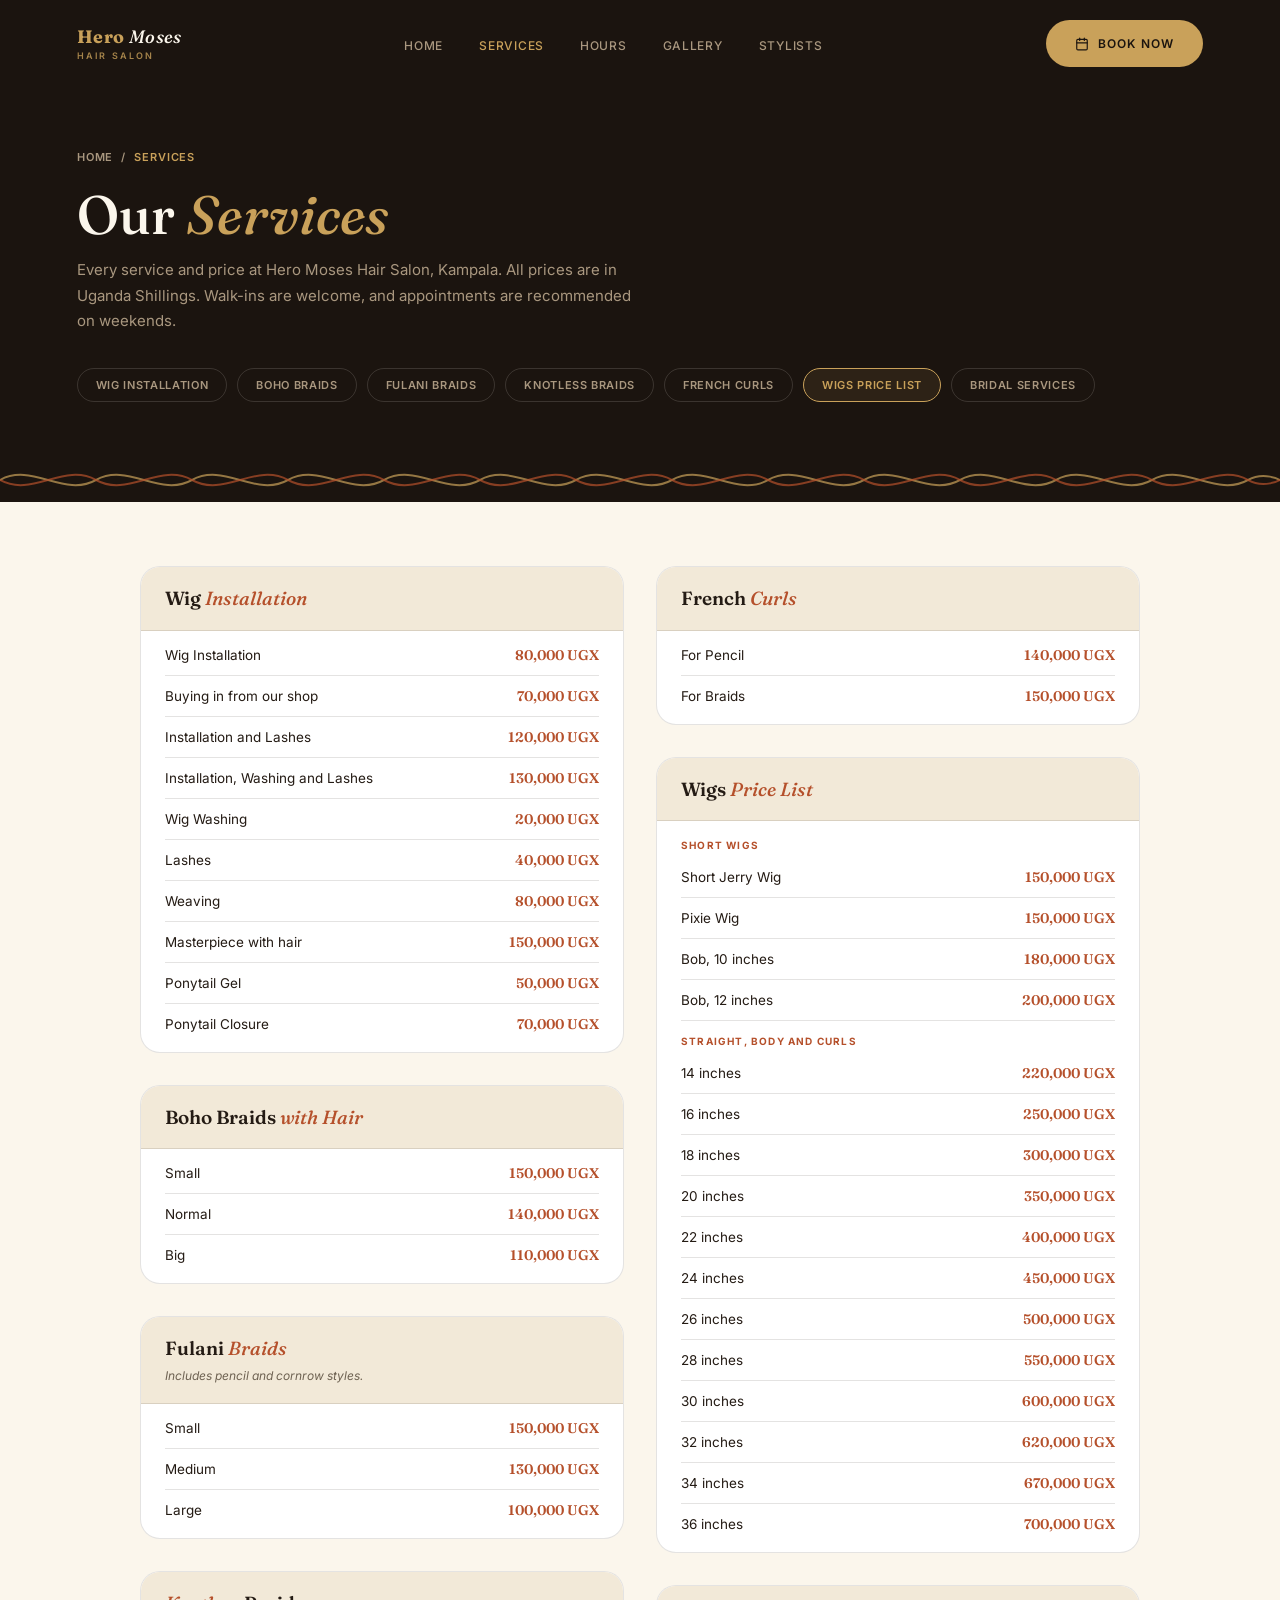
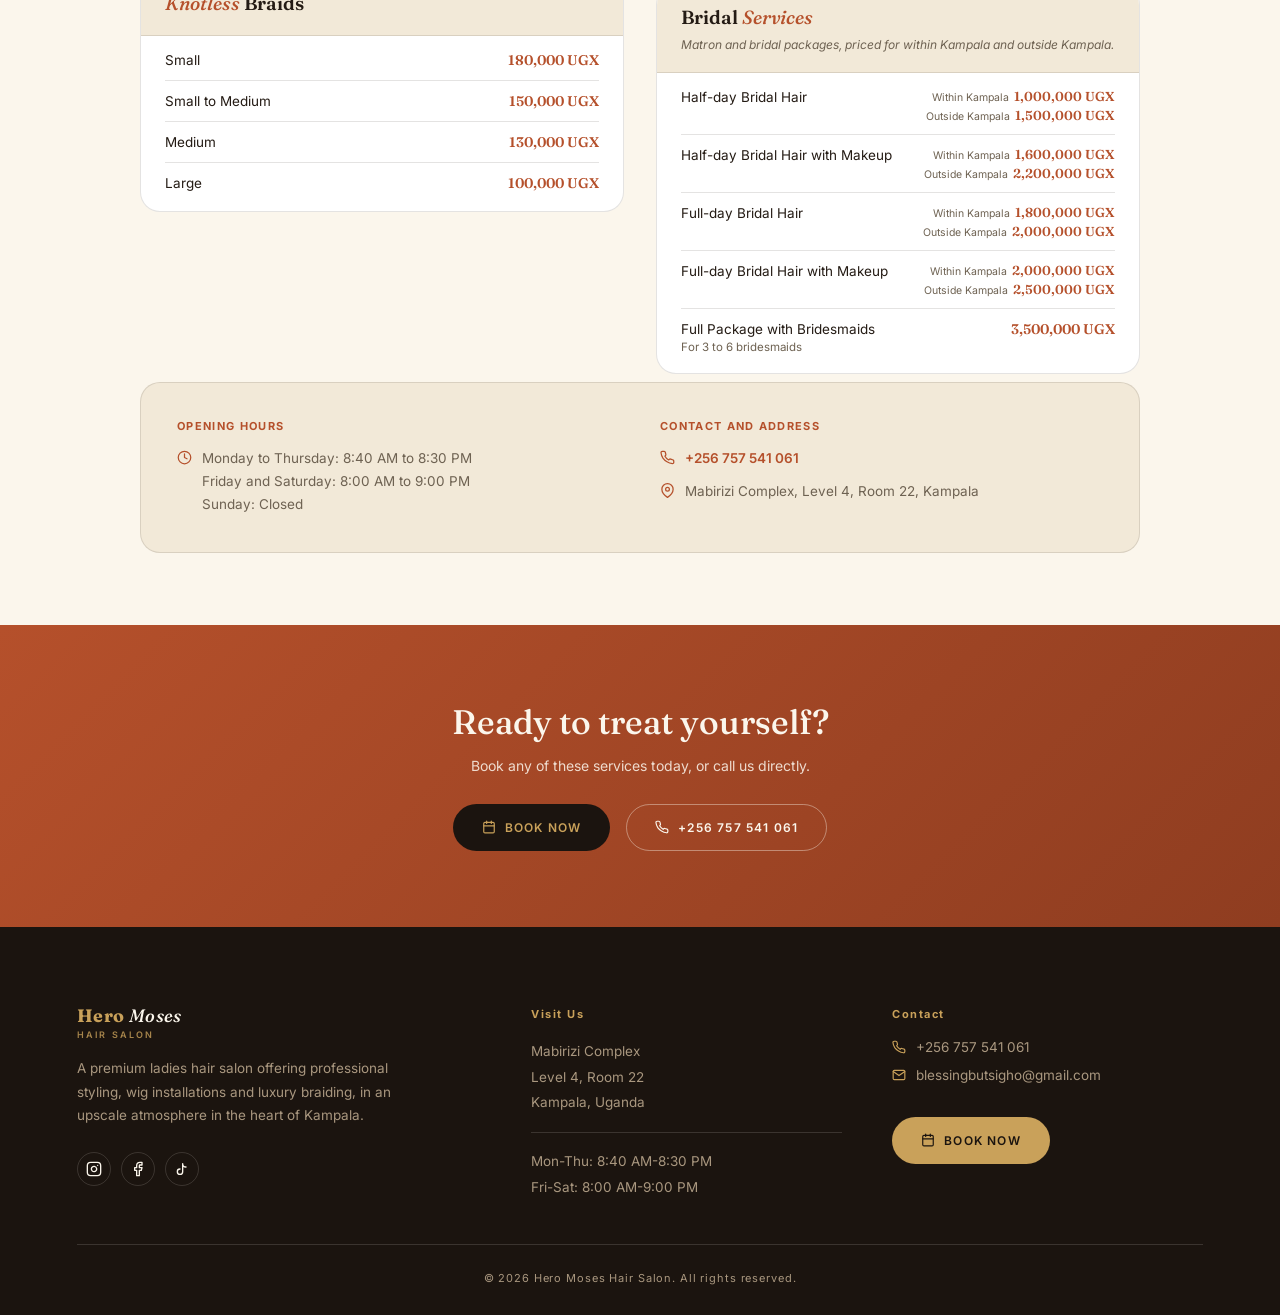
<file: services.html>
<!DOCTYPE html>
<html lang="en">
<head>
<meta charset="UTF-8" />
<meta name="viewport" content="width=device-width, initial-scale=1.0" />
<meta name="description" content="Full service menu and price list at Hero Moses Hair Salon, Kampala. Wigs, braids, weaves, lashes and bridal styling. Call +256 757 541 061." />
<title>Our Services | Hero Moses Hair Salon</title>

<link rel="preconnect" href="https://fonts.googleapis.com" />
<link rel="preconnect" href="https://fonts.gstatic.com" crossorigin />
<link href="https://fonts.googleapis.com/css2?family=Fraunces:ital,opsz,wght@0,9..144,400;0,9..144,500;0,9..144,600;1,9..144,500&family=Inter:wght@400;500;600;700&display=swap" rel="stylesheet" />

<style>
/* ============================================================
   TOKENS
   ============================================================ */
:root{
  --espresso:      #1B140F;
  --espresso-2:    #241C15;
  --espresso-3:    #2E241B;
  --ivory:         #FBF6EC;
  --ivory-2:       #F2E9D8;
  --gold:          #C9A15A;
  --gold-light:    #E4C685;
  --sienna:        #B5502B;
  --text-onlight:  #241B14;
  --text-muted-l:  #6E6252;
  --text-onDark:   #FBF6EC;
  --text-muted-d:  #A9977F;
  --line-onDark:   rgba(251,246,236,0.14);
  --line-onLight:  rgba(36,27,20,0.12);
  --font-display:  'Fraunces', serif;
  --font-body:     'Inter', sans-serif;
  --r-sm: 4px; --r-md: 10px; --r-lg: 20px;
  --ease: cubic-bezier(.4,0,.2,1);
}
*,*::before,*::after{ box-sizing:border-box; }
html{ scroll-behavior:smooth; }
body{
  margin:0; background:var(--ivory); color:var(--text-onlight);
  font-family:var(--font-body); -webkit-font-smoothing:antialiased;
  overflow-x:hidden;
}
a{ color:inherit; }
button{ font-family:inherit; cursor:pointer; }
:focus-visible{ outline:2px solid var(--gold); outline-offset:3px; }

/* buttons */
.btn{
  display:inline-flex; align-items:center; gap:9px; padding:15px 28px;
  border-radius:100px; font-size:12px; font-weight:600; letter-spacing:.1em;
  text-transform:uppercase; border:1px solid transparent; text-decoration:none;
  transition:transform .25s var(--ease), background .25s var(--ease), color .25s var(--ease), border-color .25s var(--ease);
  white-space:nowrap;
}
.btn:hover{ transform:translateY(-2px); }
.btn--gold{ background:var(--gold); color:var(--espresso); }
.btn--gold:hover{ background:var(--gold-light); }
.btn--line-dark{ border-color:var(--line-onDark); color:var(--text-onDark); }
.btn--line-dark:hover{ border-color:var(--gold); color:var(--gold); }
.btn--line-light{ border-color:var(--line-onLight); color:var(--text-onlight); }
.btn--line-light:hover{ border-color:var(--sienna); color:var(--sienna); }
.btn__icon{ flex-shrink:0; }

/* ============================================================
   BRAID DIVIDER — signature element
   ============================================================ */
.braid{ width:100%; height:44px; display:block; overflow:hidden; }
.braid--onDark{ background:var(--espresso); }
.braid svg{ width:100%; height:100%; display:block; }

/* ============================================================
   NAVBAR
   ============================================================ */
.navbar{
  position:fixed; top:0; left:0; right:0; z-index:100;
  display:flex; align-items:center; justify-content:space-between;
  padding:20px 6vw; transition:background .35s var(--ease), padding .35s var(--ease), box-shadow .35s var(--ease);
}
.navbar.is-scrolled{ background:var(--espresso); padding:12px 6vw; box-shadow:0 8px 24px rgba(0,0,0,.25); }
.navbar__brand{ display:flex; align-items:center; gap:12px; text-decoration:none; }
.navbar__links{ display:flex; gap:36px; list-style:none; margin:0; padding:0; }
.navbar__link{ text-decoration:none; font-size:12px; font-weight:500; letter-spacing:.06em; text-transform:uppercase; color:var(--text-muted-d); transition:color .25s var(--ease); }
.navbar__link.active, .navbar__link:hover{ color:var(--gold); }
.navbar__right{ display:flex; align-items:center; gap:18px; }
.navbar__hamburger{ display:none; flex-direction:column; gap:5px; background:none; border:none; padding:6px; }
.navbar__hamburger-bar{ width:22px; height:2px; background:var(--text-onDark); border-radius:2px; transition:transform .3s var(--ease), opacity .3s var(--ease); }
.navbar__mobile-panel{
  position:fixed; inset:0; background:var(--espresso); z-index:99; display:flex; flex-direction:column;
  align-items:center; justify-content:center; gap:30px; opacity:0; pointer-events:none; transition:opacity .3s var(--ease);
}
.navbar__mobile-panel.is-open{ opacity:1; pointer-events:auto; }
.navbar__mobile-panel a{ font-family:var(--font-display); font-size:26px; color:var(--text-onDark); text-decoration:none; }

/* ============================================================
   BRAND WORDMARK
   ============================================================ */
.brand{ display:flex; flex-direction:column; line-height:1; }
.brand__name{ font-family:var(--font-display); font-size:18px; letter-spacing:.01em; white-space:nowrap; }
.brand__name .is-hero{ font-weight:700; letter-spacing:.02em; }
.brand__name .is-moses{ font-style:italic; font-weight:500; margin-left:5px; }
.brand__sub{ display:block; font-size:9px; font-weight:600; letter-spacing:.24em; text-transform:uppercase; margin-top:5px; }
.brand--sm .brand__name{ font-size:14px; }
.brand--sm .brand__sub{ font-size:7.5px; margin-top:3px; }
.brand--dark .brand__name{ color:var(--text-onDark); }
.brand--dark .is-hero{ color:var(--gold); }
.brand--dark .brand__sub{ color:var(--gold); opacity:.8; }
.brand--light .brand__name{ color:var(--text-onlight); }
.brand--light .is-hero{ color:var(--sienna); }
.brand--light .brand__sub{ color:var(--text-muted-l); }

/* ============================================================
   PAGE HERO — breadcrumb + title + quick jump
   ============================================================ */
.page-hero{ background:var(--espresso); color:var(--text-onDark); padding:150px 6vw 52px; }
.page-hero__breadcrumb{ display:flex; align-items:center; gap:8px; font-size:11px; font-weight:600; letter-spacing:.08em; text-transform:uppercase; color:var(--text-muted-d); margin-bottom:22px; }
.page-hero__breadcrumb a{ text-decoration:none; color:var(--text-muted-d); transition:color .2s var(--ease); }
.page-hero__breadcrumb a:hover{ color:var(--gold); }
.page-hero__breadcrumb-current{ color:var(--gold); }
.page-hero__title{ font-family:var(--font-display); font-weight:500; font-size:clamp(32px,5vw,54px); margin:0 0 14px; line-height:1.06; }
.page-hero__title em{ font-style:italic; color:var(--gold); }
.page-hero__sub{ font-size:15px; line-height:1.7; color:var(--text-muted-d); max-width:560px; margin:0 0 34px; }

.quicknav{ display:flex; gap:10px; overflow-x:auto; padding-bottom:4px; scrollbar-width:none; -webkit-overflow-scrolling:touch; }
.quicknav::-webkit-scrollbar{ display:none; }
.quicknav a{
  flex-shrink:0; padding:9px 18px; border:1px solid var(--line-onDark); border-radius:100px;
  font-size:11px; font-weight:600; letter-spacing:.06em; text-transform:uppercase; color:var(--text-muted-d);
  text-decoration:none; transition:border-color .25s var(--ease), color .25s var(--ease), background .25s var(--ease);
}
.quicknav a:hover, .quicknav a.is-active{ border-color:var(--gold); color:var(--gold); background:rgba(201,161,90,.1); }

/* ============================================================
   PRICE LIST
   ============================================================ */
.price-section{ padding:64px 6vw 0; }
.price-section__note{ max-width:1000px; margin:0 auto 40px; font-size:13.5px; color:var(--text-muted-l); text-align:center; }
.cats-columns{ column-count:2; column-gap:32px; max-width:1000px; margin:0 auto; }

.cat-card{ break-inside:avoid; margin-bottom:32px; border:1px solid var(--line-onLight); border-radius:var(--r-lg); overflow:hidden; background:#fff; scroll-margin-top:100px; }
.cat-card__head{ padding:20px 24px; border-bottom:1px solid var(--line-onLight); background:var(--ivory-2); }
.cat-card__title{ font-family:var(--font-display); font-size:19px; font-weight:600; margin:0; line-height:1.2; }
.cat-card__title em{ font-style:italic; color:var(--sienna); font-weight:500; }
.cat-card__note{ font-size:12px; color:var(--text-muted-l); font-style:italic; margin:8px 0 0; }
.cat-card__body{ padding:4px 24px 8px; }

.cat-sub{ font-size:10px; font-weight:700; letter-spacing:.12em; text-transform:uppercase; color:var(--sienna); padding:14px 0 6px; display:block; }

.price-row{ display:flex; justify-content:space-between; align-items:flex-start; gap:16px; padding:11px 0; border-bottom:1px solid var(--line-onLight); }
.price-row:last-child{ border-bottom:none; }
.price-row__name{ font-size:13.5px; color:var(--text-onlight); flex:1; min-width:0; padding-top:1px; }
.price-row__name small{ display:block; font-size:11.5px; color:var(--text-muted-l); margin-top:3px; font-weight:400; }
.price-row__price{ font-family:var(--font-display); font-size:14px; font-weight:600; color:var(--sienna); white-space:nowrap; flex-shrink:0; }
.price-row__dual{ display:flex; flex-direction:column; gap:3px; align-items:flex-end; flex-shrink:0; }
.price-row__dual span{ font-size:10.5px; color:var(--text-muted-l); white-space:nowrap; }
.price-row__dual strong{ font-family:var(--font-display); font-size:13px; color:var(--sienna); font-weight:600; margin-left:5px; }

/* ============================================================
   CALLOUT — hours + contact
   ============================================================ */
.callout{
  max-width:1000px; margin:8px auto 0; display:grid; grid-template-columns:1fr 1fr; gap:40px;
  padding:36px; border:1px solid var(--line-onLight); border-radius:var(--r-lg); background:var(--ivory-2);
}
.callout__title{ font-size:11px; font-weight:700; letter-spacing:.12em; text-transform:uppercase; color:var(--sienna); margin:0 0 14px; }
.callout__row{ display:flex; gap:10px; align-items:flex-start; font-size:13.5px; color:var(--text-muted-l); line-height:1.7; margin-bottom:10px; }
.callout__row:last-child{ margin-bottom:0; }
.callout__row svg{ color:var(--sienna); flex-shrink:0; margin-top:3px; }
.callout__row a{ color:var(--sienna); text-decoration:none; font-weight:600; }
.callout__row a:hover{ opacity:.8; }

/* ============================================================
   CTA BANNER
   ============================================================ */
.cta-banner{ background:linear-gradient(135deg, var(--sienna), #8f3d20); color:var(--ivory); padding:76px 6vw; text-align:center; margin-top:72px; }
.cta-banner__heading{ font-family:var(--font-display); font-weight:500; font-size:clamp(24px,3.6vw,34px); margin:0 0 12px; }
.cta-banner__sub{ font-size:14px; color:rgba(251,246,236,.85); margin-bottom:30px; }
.cta-banner__actions{ display:flex; gap:16px; justify-content:center; flex-wrap:wrap; }

/* ============================================================
   FOOTER
   ============================================================ */
.footer{ background:var(--espresso); color:var(--text-onDark); padding:80px 6vw 30px; }
.footer__grid{ display:grid; grid-template-columns:1.3fr 1fr 1fr; gap:50px; padding-bottom:44px; border-bottom:1px solid var(--line-onDark); }
.footer__brand-row{ display:flex; align-items:center; margin-bottom:18px; }
.footer__desc{ font-size:13.5px; line-height:1.75; color:var(--text-muted-d); max-width:340px; margin-bottom:24px; }
.footer__social{ display:flex; gap:10px; }
.footer__social a{ width:34px; height:34px; border-radius:50%; border:1px solid var(--line-onDark); display:flex; align-items:center; justify-content:center; color:var(--text-onDark); text-decoration:none; transition:border-color .25s var(--ease), color .25s var(--ease); }
.footer__social a:hover{ border-color:var(--gold); color:var(--gold); }
.footer__col-title{ font-size:11px; font-weight:700; letter-spacing:.14em; color:var(--gold); margin:0 0 18px; }
.footer__address, .footer__hours-summary{ font-size:13.5px; line-height:1.9; color:var(--text-muted-d); margin:0; }
.footer__divider{ border:none; border-top:1px solid var(--line-onDark); margin:16px 0; }
.footer__contact-row{ display:flex; align-items:center; gap:10px; margin-bottom:12px; font-size:13.5px; }
.footer__contact-row svg{ color:var(--gold); flex-shrink:0; }
.footer__contact-link{ text-decoration:none; color:var(--text-muted-d); transition:color .25s var(--ease); }
.footer__contact-link:hover{ color:var(--gold); }
.footer__bottom{ padding-top:26px; text-align:center; font-size:11px; letter-spacing:.08em; color:var(--text-muted-d); }

/* ============================================================
   BOOKING MODAL
   ============================================================ */
.modal-overlay{
  position:fixed; inset:0; background:rgba(15,10,7,.7); backdrop-filter:blur(3px); z-index:200;
  display:flex; align-items:center; justify-content:center; padding:20px;
  opacity:0; pointer-events:none; transition:opacity .3s var(--ease);
}
.modal-overlay.is-open{ opacity:1; pointer-events:auto; }
.modal{
  background:var(--ivory); border-radius:var(--r-lg); max-width:460px; width:100%;
  max-height:88vh; overflow-y:auto; transform:translateY(16px) scale(.98); transition:transform .3s var(--ease);
}
.modal-overlay.is-open .modal{ transform:translateY(0) scale(1); }
.modal__header{ display:flex; align-items:center; gap:14px; padding:26px 26px 20px; border-bottom:1px solid var(--line-onLight); }
.modal__title-block{ flex:1; min-width:0; }
.modal__title{ font-family:var(--font-display); font-size:19px; font-weight:600; margin:0; }
.modal__subtitle{ font-size:11.5px; color:var(--text-muted-l); margin:2px 0 0; }
.modal__close{ background:none; border:none; font-size:22px; line-height:1; color:var(--text-muted-l); padding:4px; flex-shrink:0; }
.modal__close:hover{ color:var(--sienna); }
.modal__form{ padding:22px 26px 26px; display:flex; flex-direction:column; gap:16px; }
.form-field__label{ display:block; font-size:10px; font-weight:700; letter-spacing:.1em; color:var(--text-muted-l); margin-bottom:7px; }
.form-field__input{ width:100%; padding:12px 14px; border:1px solid var(--line-onLight); border-radius:var(--r-md); background:#fff; font-family:inherit; font-size:14px; color:var(--text-onlight); transition:border-color .2s var(--ease); }
.form-field__input:focus{ border-color:var(--sienna); }
.phone-row{ display:flex; gap:8px; }
.phone-code{ flex:0 0 148px; max-width:148px; text-overflow:ellipsis; }
.phone-number{ flex:1; min-width:0; }
.form-field__select-wrap{ position:relative; }
.form-field__select{ appearance:none; padding-right:38px; }
.form-field__chevron{ position:absolute; right:14px; top:50%; transform:translateY(-50%); color:var(--text-muted-l); pointer-events:none; }
.form-field__error{ display:block; font-size:11px; color:var(--sienna); min-height:14px; margin-top:4px; }
.modal__submit{ background:var(--sienna); color:var(--ivory); border:none; border-radius:100px; padding:15px; font-size:12px; font-weight:700; letter-spacing:.1em; text-transform:uppercase; transition:background .25s var(--ease); }
.modal__submit:hover{ background:#8f3d20; }
.modal__footnote{ text-align:center; font-size:12.5px; color:var(--text-muted-l); margin:0; }
.modal__footnote-link{ color:var(--sienna); text-decoration:none; font-weight:600; }
.modal__success{ display:none; padding:40px 26px; text-align:center; }
.modal__success.is-visible{ display:block; }
.modal__success-icon{ width:56px; height:56px; border-radius:50%; background:rgba(181,80,43,.12); color:var(--sienna); display:flex; align-items:center; justify-content:center; margin:0 auto 20px; }
.modal__success h4{ font-family:var(--font-display); font-size:20px; margin:0 0 10px; }
.modal__success p{ font-size:13.5px; color:var(--text-muted-l); line-height:1.6; margin:0 0 24px; }

/* ============================================================
   FLOATING BOOK BUTTON
   ============================================================ */
.floating-btn{
  position:fixed; bottom:26px; right:26px; z-index:80; background:var(--sienna); color:var(--ivory);
  border:none; border-radius:100px; padding:16px 24px; font-size:11.5px; font-weight:700; letter-spacing:.08em;
  text-transform:uppercase; display:flex; align-items:center; gap:9px; box-shadow:0 10px 30px rgba(0,0,0,.35);
  opacity:0; transform:translateY(16px); pointer-events:none; transition:opacity .3s var(--ease), transform .3s var(--ease), background .25s var(--ease);
}
.floating-btn.is-visible{ opacity:1; transform:translateY(0); pointer-events:auto; }
.floating-btn:hover{ background:#8f3d20; }

/* ============================================================
   RESPONSIVE
   ============================================================ */

/* Tablets / mid screens */
@media (max-width: 980px){
  .footer__grid{ grid-template-columns:1fr 1fr; gap:40px; }
  .footer__col--brand{ grid-column:1 / -1; }
  .navbar__links{ gap:24px; }
}

/* Two-column price list collapses */
@media (max-width: 800px){
  .cats-columns{ column-count:1; max-width:640px; }
}

/* Phones / small tablets */
@media (max-width: 700px){
  .navbar{
    padding:16px 5vw;
  }
  .navbar.is-scrolled{
    padding:10px 5vw;
  }
  .navbar__links{ display:none; }
  .navbar__hamburger{ display:flex; }
  .navbar__right{ gap:12px; }
  .navbar .btn--gold{
    padding:12px 18px;
    font-size:11px;
  }

  .brand__name{ font-size:16px; }
  .brand__sub{ font-size:8px; letter-spacing:.2em; }

  .page-hero{
    padding:120px 5vw 40px;
  }
  .page-hero__sub{
    font-size:14px;
    margin-bottom:28px;
  }
  .quicknav a{
    padding:8px 14px;
    font-size:10.5px;
  }

  .price-section{ padding:48px 5vw 0; }
  .cat-card{ margin-bottom:24px; scroll-margin-top:90px; }
  .cat-card__head{ padding:16px 18px; }
  .cat-card__title{ font-size:17px; }
  .cat-card__body{ padding:4px 18px 6px; }

  .callout{
    grid-template-columns:1fr;
    gap:28px;
    padding:24px 20px;
  }

  .cta-banner{
    padding:56px 5vw;
    margin-top:56px;
  }
  .cta-banner__sub{ margin-bottom:24px; }

  .footer{
    padding:56px 5vw 28px;
  }
  .footer__grid{
    grid-template-columns:1fr;
    gap:36px;
  }

  .floating-btn{
    bottom:18px;
    right:18px;
    padding:14px 18px;
    font-size:11px;
  }

  .modal-overlay{ padding:12px; }
  .modal__header{ padding:20px 18px 16px; gap:10px; }
  .modal__form{ padding:18px; gap:14px; }
  .modal__success{ padding:32px 18px; }
  .modal__title{ font-size:17px; }
}

/* Very small phones */
@media (max-width: 480px){
  .navbar .btn--gold{
    padding:11px 14px;
    gap:6px;
  }

  .page-hero__title{
    font-size:clamp(28px, 8vw, 36px);
  }

  /* Price rows: stack name + price on the tightest screens */
  .price-row{
    flex-direction:column;
    align-items:flex-start;
    gap:6px;
    padding:12px 0;
  }
  .price-row__price{
    font-size:13.5px;
  }
  .price-row__dual{
    align-items:flex-start;
    width:100%;
  }
  .price-row__dual span{
    white-space:normal;
    display:flex;
    flex-wrap:wrap;
    gap:4px 8px;
  }
  .price-row__dual strong{
    margin-left:0;
  }

  /* Phone field stacks cleanly */
  .phone-row{
    flex-direction:column;
  }
  .phone-code{
    flex:1 1 auto;
    max-width:none;
    width:100%;
  }

  .btn{
    padding:13px 22px;
    font-size:11px;
  }

  .floating-btn{
    bottom:16px;
    right:16px;
    left:16px;
    width:auto;
    justify-content:center;
  }
}

/* Prefer reduced motion */
@media (prefers-reduced-motion: reduce){
  *,*::before,*::after{
    animation-duration:0.01ms !important;
    animation-iteration-count:1 !important;
    transition-duration:0.01ms !important;
  }
  html{ scroll-behavior:auto; }
}
</style>
</head>
<body>

<!-- ============================================================
     NAVBAR
     ============================================================ -->
<nav class="navbar" id="navbar">
  <a href="index.html" class="navbar__brand">
    <div class="brand brand--dark">
      <span class="brand__name"><span class="is-hero">Hero</span><span class="is-moses">Moses</span></span>
      <span class="brand__sub">Hair Salon</span>
    </div>
  </a>

  <ul class="navbar__links">
    <li><a href="index.html" class="navbar__link">Home</a></li>
    <li><a href="services.html" class="navbar__link active">Services</a></li>
    <li><a href="index.html#hours" class="navbar__link">Hours</a></li>
    <li><a href="gallery.html" class="navbar__link">Gallery</a></li>
    <li><a href="stylists.html" class="navbar__link">Stylists</a></li>
  </ul>

  <div class="navbar__right">
    <button class="btn btn--gold open-modal">
      <svg class="btn__icon" width="14" height="14" viewBox="0 0 24 24" fill="none" stroke="currentColor" stroke-width="2" stroke-linecap="round" stroke-linejoin="round"><rect x="3" y="4" width="18" height="18" rx="2"/><line x1="16" y1="2" x2="16" y2="6"/><line x1="8" y1="2" x2="8" y2="6"/><line x1="3" y1="10" x2="21" y2="10"/></svg>
      Book Now
    </button>
    <button class="navbar__hamburger" id="hamburger" aria-label="Toggle menu" aria-expanded="false">
      <span class="navbar__hamburger-bar"></span>
      <span class="navbar__hamburger-bar"></span>
      <span class="navbar__hamburger-bar"></span>
    </button>
  </div>
</nav>

<div class="navbar__mobile-panel" id="mobile-panel">
  <a href="index.html">Home</a>
  <a href="services.html">Services</a>
  <a href="index.html#hours">Hours</a>
  <a href="gallery.html">Gallery</a>
  <a href="stylists.html">Stylists</a>
</div>

<!-- ============================================================
     PAGE HERO
     ============================================================ -->
<div class="page-hero">
  <div class="page-hero__breadcrumb">
    <a href="index.html">Home</a>
    <span>/</span>
    <span class="page-hero__breadcrumb-current">Services</span>
  </div>
  <h1 class="page-hero__title">Our <em>Services</em></h1>
  <p class="page-hero__sub">
    Every service and price at Hero Moses Hair Salon, Kampala. All prices are in Uganda Shillings.
    Walk-ins are welcome, and appointments are recommended on weekends.
  </p>
  <nav class="quicknav" aria-label="Jump to a service category">
    <a href="#wig-installation">Wig Installation</a>
    <a href="#boho-braids">Boho Braids</a>
    <a href="#fulani-braids">Fulani Braids</a>
    <a href="#knotless-braids">Knotless Braids</a>
    <a href="#french-curls">French Curls</a>
    <a href="#wigs-shop">Wigs Price List</a>
    <a href="#bridal">Bridal Services</a>
  </nav>
</div>

<div class="braid braid--onDark">
  <svg viewBox="0 0 1600 44" preserveAspectRatio="none">
    <path d="M0,22 C40,4 80,40 120,22 C160,4 200,40 240,22 C280,4 320,40 360,22 C400,4 440,40 480,22 C520,4 560,40 600,22 C640,4 680,40 720,22 C760,4 800,40 840,22 C880,4 920,40 960,22 C1000,4 1040,40 1080,22 C1120,4 1160,40 1200,22 C1240,4 1280,40 1320,22 C1360,4 1400,40 1440,22 C1480,4 1520,40 1560,22 C1580,13 1600,22 1600,22" stroke="#C9A15A" stroke-width="2" fill="none" opacity=".7"/>
    <path d="M0,22 C40,40 80,4 120,22 C160,40 200,4 240,22 C280,40 320,4 360,22 C400,40 440,4 480,22 C520,40 560,4 600,22 C640,40 680,4 720,22 C760,40 800,4 840,22 C880,40 920,4 960,22 C1000,40 1040,4 1080,22 C1120,40 1160,4 1200,22 C1240,40 1280,4 1320,22 C1360,40 1400,4 1440,22 C1480,40 1520,4 1560,22 C1580,31 1600,22 1600,22" stroke="#B5502B" stroke-width="2" fill="none" opacity=".7"/>
  </svg>
</div>

<!-- ============================================================
     PRICE LIST
     ============================================================ -->
<section class="price-section">
  <div class="cats-columns">

    <div class="cat-card" id="wig-installation">
      <div class="cat-card__head"><h2 class="cat-card__title">Wig <em>Installation</em></h2></div>
      <div class="cat-card__body">
        <div class="price-row"><span class="price-row__name">Wig Installation</span><span class="price-row__price">80,000 UGX</span></div>
        <div class="price-row"><span class="price-row__name">Buying in from our shop</span><span class="price-row__price">70,000 UGX</span></div>
        <div class="price-row"><span class="price-row__name">Installation and Lashes</span><span class="price-row__price">120,000 UGX</span></div>
        <div class="price-row"><span class="price-row__name">Installation, Washing and Lashes</span><span class="price-row__price">130,000 UGX</span></div>
        <div class="price-row"><span class="price-row__name">Wig Washing</span><span class="price-row__price">20,000 UGX</span></div>
        <div class="price-row"><span class="price-row__name">Lashes</span><span class="price-row__price">40,000 UGX</span></div>
        <div class="price-row"><span class="price-row__name">Weaving</span><span class="price-row__price">80,000 UGX</span></div>
        <div class="price-row"><span class="price-row__name">Masterpiece with hair</span><span class="price-row__price">150,000 UGX</span></div>
        <div class="price-row"><span class="price-row__name">Ponytail Gel</span><span class="price-row__price">50,000 UGX</span></div>
        <div class="price-row"><span class="price-row__name">Ponytail Closure</span><span class="price-row__price">70,000 UGX</span></div>
      </div>
    </div>

    <div class="cat-card" id="boho-braids">
      <div class="cat-card__head"><h2 class="cat-card__title">Boho Braids <em>with Hair</em></h2></div>
      <div class="cat-card__body">
        <div class="price-row"><span class="price-row__name">Small</span><span class="price-row__price">150,000 UGX</span></div>
        <div class="price-row"><span class="price-row__name">Normal</span><span class="price-row__price">140,000 UGX</span></div>
        <div class="price-row"><span class="price-row__name">Big</span><span class="price-row__price">110,000 UGX</span></div>
      </div>
    </div>

    <div class="cat-card" id="fulani-braids">
      <div class="cat-card__head"><h2 class="cat-card__title">Fulani <em>Braids</em></h2><p class="cat-card__note">Includes pencil and cornrow styles.</p></div>
      <div class="cat-card__body">
        <div class="price-row"><span class="price-row__name">Small</span><span class="price-row__price">150,000 UGX</span></div>
        <div class="price-row"><span class="price-row__name">Medium</span><span class="price-row__price">130,000 UGX</span></div>
        <div class="price-row"><span class="price-row__name">Large</span><span class="price-row__price">100,000 UGX</span></div>
      </div>
    </div>

    <div class="cat-card" id="knotless-braids">
      <div class="cat-card__head"><h2 class="cat-card__title"><em>Knotless</em> Braids</h2></div>
      <div class="cat-card__body">
        <div class="price-row"><span class="price-row__name">Small</span><span class="price-row__price">180,000 UGX</span></div>
        <div class="price-row"><span class="price-row__name">Small to Medium</span><span class="price-row__price">150,000 UGX</span></div>
        <div class="price-row"><span class="price-row__name">Medium</span><span class="price-row__price">130,000 UGX</span></div>
        <div class="price-row"><span class="price-row__name">Large</span><span class="price-row__price">100,000 UGX</span></div>
      </div>
    </div>

    <div class="cat-card" id="french-curls">
      <div class="cat-card__head"><h2 class="cat-card__title">French <em>Curls</em></h2></div>
      <div class="cat-card__body">
        <div class="price-row"><span class="price-row__name">For Pencil</span><span class="price-row__price">140,000 UGX</span></div>
        <div class="price-row"><span class="price-row__name">For Braids</span><span class="price-row__price">150,000 UGX</span></div>
      </div>
    </div>

    <div class="cat-card" id="wigs-shop">
      <div class="cat-card__head"><h2 class="cat-card__title">Wigs <em>Price List</em></h2></div>
      <div class="cat-card__body">
        <span class="cat-sub">Short Wigs</span>
        <div class="price-row"><span class="price-row__name">Short Jerry Wig</span><span class="price-row__price">150,000 UGX</span></div>
        <div class="price-row"><span class="price-row__name">Pixie Wig</span><span class="price-row__price">150,000 UGX</span></div>
        <div class="price-row"><span class="price-row__name">Bob, 10 inches</span><span class="price-row__price">180,000 UGX</span></div>
        <div class="price-row"><span class="price-row__name">Bob, 12 inches</span><span class="price-row__price">200,000 UGX</span></div>

        <span class="cat-sub">Straight, Body and Curls</span>
        <div class="price-row"><span class="price-row__name">14 inches</span><span class="price-row__price">220,000 UGX</span></div>
        <div class="price-row"><span class="price-row__name">16 inches</span><span class="price-row__price">250,000 UGX</span></div>
        <div class="price-row"><span class="price-row__name">18 inches</span><span class="price-row__price">300,000 UGX</span></div>
        <div class="price-row"><span class="price-row__name">20 inches</span><span class="price-row__price">350,000 UGX</span></div>
        <div class="price-row"><span class="price-row__name">22 inches</span><span class="price-row__price">400,000 UGX</span></div>
        <div class="price-row"><span class="price-row__name">24 inches</span><span class="price-row__price">450,000 UGX</span></div>
        <div class="price-row"><span class="price-row__name">26 inches</span><span class="price-row__price">500,000 UGX</span></div>
        <div class="price-row"><span class="price-row__name">28 inches</span><span class="price-row__price">550,000 UGX</span></div>
        <div class="price-row"><span class="price-row__name">30 inches</span><span class="price-row__price">600,000 UGX</span></div>
        <div class="price-row"><span class="price-row__name">32 inches</span><span class="price-row__price">620,000 UGX</span></div>
        <div class="price-row"><span class="price-row__name">34 inches</span><span class="price-row__price">670,000 UGX</span></div>
        <div class="price-row"><span class="price-row__name">36 inches</span><span class="price-row__price">700,000 UGX</span></div>
      </div>
    </div>

    <div class="cat-card" id="bridal">
      <div class="cat-card__head">
        <h2 class="cat-card__title">Bridal <em>Services</em></h2>
        <p class="cat-card__note">Matron and bridal packages, priced for within Kampala and outside Kampala.</p>
      </div>
      <div class="cat-card__body">
        <div class="price-row">
          <span class="price-row__name">Half-day Bridal Hair</span>
          <div class="price-row__dual">
            <span>Within Kampala<strong>1,000,000 UGX</strong></span>
            <span>Outside Kampala<strong>1,500,000 UGX</strong></span>
          </div>
        </div>
        <div class="price-row">
          <span class="price-row__name">Half-day Bridal Hair with Makeup</span>
          <div class="price-row__dual">
            <span>Within Kampala<strong>1,600,000 UGX</strong></span>
            <span>Outside Kampala<strong>2,200,000 UGX</strong></span>
          </div>
        </div>
        <div class="price-row">
          <span class="price-row__name">Full-day Bridal Hair</span>
          <div class="price-row__dual">
            <span>Within Kampala<strong>1,800,000 UGX</strong></span>
            <span>Outside Kampala<strong>2,000,000 UGX</strong></span>
          </div>
        </div>
        <div class="price-row">
          <span class="price-row__name">Full-day Bridal Hair with Makeup</span>
          <div class="price-row__dual">
            <span>Within Kampala<strong>2,000,000 UGX</strong></span>
            <span>Outside Kampala<strong>2,500,000 UGX</strong></span>
          </div>
        </div>
        <div class="price-row">
          <span class="price-row__name">Full Package with Bridesmaids<small>For 3 to 6 bridesmaids</small></span>
          <span class="price-row__price">3,500,000 UGX</span>
        </div>
      </div>
    </div>

  </div>

  <div class="callout">
    <div>
      <p class="callout__title">Opening Hours</p>
      <div class="callout__row">
        <svg width="15" height="15" viewBox="0 0 24 24" fill="none" stroke="currentColor" stroke-width="2" stroke-linecap="round" stroke-linejoin="round"><circle cx="12" cy="12" r="10"/><polyline points="12 6 12 12 16 14"/></svg>
        <div>Monday to Thursday: 8:40 AM to 8:30 PM<br>Friday and Saturday: 8:00 AM to 9:00 PM<br>Sunday: Closed</div>
      </div>
    </div>
    <div>
      <p class="callout__title">Contact and Address</p>
      <div class="callout__row">
        <svg width="15" height="15" viewBox="0 0 24 24" fill="none" stroke="currentColor" stroke-width="2" stroke-linecap="round" stroke-linejoin="round"><path d="M22 16.92v3a2 2 0 0 1-2.18 2 19.79 19.79 0 0 1-8.63-3.07A19.5 19.5 0 0 1 4.69 13a19.79 19.79 0 0 1-3.07-8.67A2 2 0 0 1 3.6 2.18h3a2 2 0 0 1 2 1.72c.127.96.361 1.903.7 2.81a2 2 0 0 1-.45 2.11L7.91 9.91a16 16 0 0 0 6 6l.91-.91a2 2 0 0 1 2.11-.45c.907.339 1.85.573 2.81.7A2 2 0 0 1 21.73 17z"/></svg>
        <a href="tel:+256757541061">+256 757 541 061</a>
      </div>
      <div class="callout__row">
        <svg width="15" height="15" viewBox="0 0 24 24" fill="none" stroke="currentColor" stroke-width="2" stroke-linecap="round" stroke-linejoin="round"><path d="M21 10c0 7-9 13-9 13s-9-6-9-13a9 9 0 0 1 18 0z"/><circle cx="12" cy="10" r="3"/></svg>
        <div>Mabirizi Complex, Level 4, Room 22, Kampala</div>
      </div>
    </div>
  </div>
</section>

<!-- ============================================================
     CTA BANNER
     ============================================================ -->
<section class="cta-banner">
  <h2 class="cta-banner__heading">Ready to treat yourself?</h2>
  <p class="cta-banner__sub">Book any of these services today, or call us directly.</p>
  <div class="cta-banner__actions">
    <button class="btn open-modal" style="background:var(--espresso); color:var(--gold);">
      <svg class="btn__icon" width="14" height="14" viewBox="0 0 24 24" fill="none" stroke="currentColor" stroke-width="2" stroke-linecap="round" stroke-linejoin="round"><rect x="3" y="4" width="18" height="18" rx="2"/><line x1="16" y1="2" x2="16" y2="6"/><line x1="8" y1="2" x2="8" y2="6"/><line x1="3" y1="10" x2="21" y2="10"/></svg>
      Book Now
    </button>
    <a href="tel:+256757541061" class="btn btn--line-dark" style="border-color:rgba(251,246,236,.4);">
      <svg class="btn__icon" width="14" height="14" viewBox="0 0 24 24" fill="none" stroke="currentColor" stroke-width="2" stroke-linecap="round" stroke-linejoin="round"><path d="M22 16.92v3a2 2 0 0 1-2.18 2 19.79 19.79 0 0 1-8.63-3.07A19.5 19.5 0 0 1 4.69 13a19.79 19.79 0 0 1-3.07-8.67A2 2 0 0 1 3.6 2.18h3a2 2 0 0 1 2 1.72c.127.96.361 1.903.7 2.81a2 2 0 0 1-.45 2.11L7.91 9.91a16 16 0 0 0 6 6l.91-.91a2 2 0 0 1 2.11-.45c.907.339 1.85.573 2.81.7A2 2 0 0 1 21.73 17z"/></svg>
      +256 757 541 061
    </a>
  </div>
</section>

<!-- ============================================================
     FOOTER
     ============================================================ -->
<footer class="footer" id="footer">
  <div class="footer__grid">
    <div class="footer__col--brand">
      <div class="footer__brand-row">
        <div class="brand brand--dark">
          <span class="brand__name"><span class="is-hero">Hero</span><span class="is-moses">Moses</span></span>
          <span class="brand__sub">Hair Salon</span>
        </div>
      </div>
      <p class="footer__desc">A premium ladies hair salon offering professional styling, wig installations and luxury braiding, in an upscale atmosphere in the heart of Kampala.</p>
      <div class="footer__social">
        <a href="https://www.instagram.com/heromoseshair" target="_blank" rel="noopener noreferrer" aria-label="Instagram"><svg width="16" height="16" viewBox="0 0 24 24" fill="none" stroke="currentColor" stroke-width="2" stroke-linecap="round" stroke-linejoin="round"><rect x="2" y="2" width="20" height="20" rx="5"/><path d="M16 11.37A4 4 0 1 1 12.63 8 4 4 0 0 1 16 11.37z"/><line x1="17.5" y1="6.5" x2="17.51" y2="6.5"/></svg></a>
        <a href="https://www.facebook.com/YOUR_PAGE" target="_blank" rel="noopener noreferrer" aria-label="Facebook"><svg width="16" height="16" viewBox="0 0 24 24" fill="none" stroke="currentColor" stroke-width="2" stroke-linecap="round" stroke-linejoin="round"><path d="M18 2h-3a5 5 0 0 0-5 5v3H7v4h3v8h4v-8h3l1-4h-4V7a1 1 0 0 1 1-1h3z"/></svg></a>
        <a href="https://www.tiktok.com/@hero_moseshair" target="_blank" rel="noopener noreferrer" aria-label="TikTok"><svg width="16" height="16" viewBox="0 0 24 24" fill="none" stroke="currentColor" stroke-width="2" stroke-linecap="round" stroke-linejoin="round"><path d="M9 12a4 4 0 1 0 4 4V4a5 5 0 0 0 5 5"/></svg></a>
      </div>
    </div>
    <div>
      <h4 class="footer__col-title">Visit Us</h4>
      <p class="footer__address">Mabirizi Complex<br>Level 4, Room 22<br>Kampala, Uganda</p>
      <hr class="footer__divider" />
      <p class="footer__hours-summary">Mon-Thu: 8:40 AM-8:30 PM<br>Fri-Sat: 8:00 AM-9:00 PM</p>
    </div>
    <div>
      <h4 class="footer__col-title">Contact</h4>
      <div class="footer__contact-row"><svg width="14" height="14" viewBox="0 0 24 24" fill="none" stroke="currentColor" stroke-width="2" stroke-linecap="round" stroke-linejoin="round"><path d="M22 16.92v3a2 2 0 0 1-2.18 2 19.79 19.79 0 0 1-8.63-3.07A19.5 19.5 0 0 1 4.69 13a19.79 19.79 0 0 1-3.07-8.67A2 2 0 0 1 3.6 2.18h3a2 2 0 0 1 2 1.72c.127.96.361 1.903.7 2.81a2 2 0 0 1-.45 2.11L7.91 9.91a16 16 0 0 0 6 6l.91-.91a2 2 0 0 1 2.11-.45c.907.339 1.85.573 2.81.7A2 2 0 0 1 21.73 17z"/></svg><a href="tel:+256757541061" class="footer__contact-link">+256 757 541 061</a></div>
      <div class="footer__contact-row"><svg width="14" height="14" viewBox="0 0 24 24" fill="none" stroke="currentColor" stroke-width="2" stroke-linecap="round" stroke-linejoin="round"><path d="M4 4h16c1.1 0 2 .9 2 2v12c0 1.1-.9 2-2 2H4c-1.1 0-2-.9-2-2V6c0-1.1.9-2 2-2z"/><polyline points="22,6 12,13 2,6"/></svg><a href="mailto:blessingbutsigho@gmail.com" class="footer__contact-link">blessingbutsigho@gmail.com</a></div>
      <button class="btn btn--gold open-modal" style="margin-top:22px;">
        <svg class="btn__icon" width="14" height="14" viewBox="0 0 24 24" fill="none" stroke="currentColor" stroke-width="2" stroke-linecap="round" stroke-linejoin="round"><rect x="3" y="4" width="18" height="18" rx="2"/><line x1="16" y1="2" x2="16" y2="6"/><line x1="8" y1="2" x2="8" y2="6"/><line x1="3" y1="10" x2="21" y2="10"/></svg>
        Book Now
      </button>
    </div>
  </div>
  <div class="footer__bottom">© 2026 Hero Moses Hair Salon. All rights reserved.</div>
</footer>

<!-- ============================================================
     BOOKING MODAL
     ============================================================ -->
<div class="modal-overlay" id="modal-overlay" role="dialog" aria-modal="true" aria-labelledby="modal-title">
  <div class="modal" id="modal">
    <div class="modal__header">
      <div class="brand brand--light brand--sm">
        <span class="brand__name"><span class="is-hero">Hero</span><span class="is-moses">Moses</span></span>
        <span class="brand__sub">Hair Salon</span>
      </div>
      <div class="modal__title-block">
        <h3 class="modal__title" id="modal-title">Book an Appointment</h3>
        <p class="modal__subtitle">Hero Moses Hair Salon</p>
      </div>
      <button class="modal__close" id="modal-close" aria-label="Close">&times;</button>
    </div>

    <form class="modal__form" id="booking-form" novalidate>
      <div class="form-field">
        <label class="form-field__label" for="booking-name">Your Name</label>
        <input class="form-field__input" type="text" id="booking-name" name="name" placeholder="Full name" autocomplete="name" />
        <span class="form-field__error" id="error-name"></span>
      </div>

      <div class="form-field">
        <label class="form-field__label" for="booking-phone">Phone Number</label>
        <div class="phone-row">
          <select class="form-field__input phone-code" id="booking-code" name="code" aria-label="Country code">
            <option value="256" data-min="9" data-max="9" selected>+256 Uganda</option>
            <option value="254" data-min="9" data-max="9">+254 Kenya</option>
            <option value="255" data-min="9" data-max="9">+255 Tanzania</option>
            <option value="250" data-min="9" data-max="9">+250 Rwanda</option>
            <option value="257" data-min="8" data-max="8">+257 Burundi</option>
            <option value="243" data-min="9" data-max="9">+243 DR Congo</option>
            <option value="211" data-min="9" data-max="9">+211 South Sudan</option>
            <option value="44"  data-min="10" data-max="10">+44 United Kingdom</option>
            <option value="1"   data-min="10" data-max="10">+1 United States</option>
            <option value="" data-min="6" data-max="15">Other</option>
          </select>
          <input class="form-field__input phone-number" type="tel" id="booking-phone" name="phone" placeholder="7XX XXX XXX" autocomplete="tel" inputmode="numeric" />
        </div>
        <span class="form-field__error" id="error-phone"></span>
      </div>

      <div class="form-field">
        <label class="form-field__label" for="booking-service">Service</label>
        <div class="form-field__select-wrap">
          <select class="form-field__input form-field__select" id="booking-service" name="service">
            <option value="" disabled selected>Select a service</option>
            <optgroup label="Wig Installation">
              <option>Wig Installation - 80,000 UGX</option>
              <option>Buying in from our shop - 70,000 UGX</option>
              <option>Installation + Lashes - 120,000 UGX</option>
              <option>Installation + Washing + Lashes - 130,000 UGX</option>
              <option>Wig Washing - 20,000 UGX</option>
              <option>Lashes - 40,000 UGX</option>
              <option>Weaving - 80,000 UGX</option>
              <option>Masterpiece with hair - 150,000 UGX</option>
              <option>Ponytail Gel - 50,000 UGX</option>
              <option>Ponytail Closure - 70,000 UGX</option>
            </optgroup>
            <optgroup label="Boho Braids with Hair">
              <option>Boho Braids Small - 150,000 UGX</option>
              <option>Boho Braids Normal - 140,000 UGX</option>
              <option>Boho Braids Big - 110,000 UGX</option>
            </optgroup>
            <optgroup label="Fulani Braids">
              <option>Fulani Braids Small - 150,000 UGX</option>
              <option>Fulani Braids Medium - 130,000 UGX</option>
              <option>Fulani Braids Large - 100,000 UGX</option>
            </optgroup>
            <optgroup label="Knotless Braids">
              <option>Knotless Small - 180,000 UGX</option>
              <option>Knotless Small-Medium - 150,000 UGX</option>
              <option>Knotless Medium - 130,000 UGX</option>
              <option>Knotless Large - 100,000 UGX</option>
            </optgroup>
            <optgroup label="French Curls">
              <option>French Curls for Pencil - 140,000 UGX</option>
              <option>French Curls for Braids - 150,000 UGX</option>
            </optgroup>
            <optgroup label="Wigs - Short">
              <option>Short Jerry Wig - 150,000 UGX</option>
              <option>Pixie Wig - 150,000 UGX</option>
              <option>Bob 10 inches - 180,000 UGX</option>
              <option>Bob 12 inches - 200,000 UGX</option>
            </optgroup>
            <optgroup label="Wigs - Straight, Body and Curls">
              <option>Wig 14 inches - 220,000 UGX</option>
              <option>Wig 16 inches - 250,000 UGX</option>
              <option>Wig 18 inches - 300,000 UGX</option>
              <option>Wig 20 inches - 350,000 UGX</option>
              <option>Wig 22 inches - 400,000 UGX</option>
              <option>Wig 24 inches - 450,000 UGX</option>
              <option>Wig 26 inches - 500,000 UGX</option>
              <option>Wig 28 inches - 550,000 UGX</option>
              <option>Wig 30 inches - 600,000 UGX</option>
              <option>Wig 32 inches - 620,000 UGX</option>
              <option>Wig 34 inches - 670,000 UGX</option>
              <option>Wig 36 inches - 700,000 UGX</option>
            </optgroup>
            <optgroup label="Bridal Services">
              <option>Half-day Bridal Hair - within Kampala 1,000,000 UGX</option>
              <option>Half-day Bridal Hair - outside Kampala 1,500,000 UGX</option>
              <option>Half-day Bridal Hair + Makeup - within Kampala 1,600,000 UGX</option>
              <option>Half-day Bridal Hair + Makeup - outside Kampala 2,200,000 UGX</option>
              <option>Full-day Bridal Hair - within Kampala 1,800,000 UGX</option>
              <option>Full-day Bridal Hair - outside Kampala 2,000,000 UGX</option>
              <option>Full-day Bridal Hair + Makeup - within Kampala 2,000,000 UGX</option>
              <option>Full-day Bridal Hair + Makeup - outside Kampala 2,500,000 UGX</option>
              <option>Full Package with Bridesmaids (3 to 6) - 3,500,000 UGX</option>
            </optgroup>
          </select>
          <svg class="form-field__chevron" width="14" height="14" viewBox="0 0 24 24" fill="none" stroke="currentColor" stroke-width="2" stroke-linecap="round" stroke-linejoin="round"><polyline points="6 9 12 15 18 9"/></svg>
        </div>
        <span class="form-field__error" id="error-service"></span>
      </div>

      <div class="form-field">
        <label class="form-field__label" for="booking-date">Preferred Date</label>
        <input class="form-field__input" type="date" id="booking-date" name="date" />
        <span class="form-field__error" id="error-date"></span>
      </div>

      <button type="submit" class="modal__submit" id="booking-submit">Confirm Booking</button>
      <p class="modal__footnote">Or call us directly at <a href="tel:+256757541061" class="modal__footnote-link">+256 757 541 061</a></p>
    </form>

    <div class="modal__success" id="modal-success">
      <div class="modal__success-icon"><svg width="26" height="26" viewBox="0 0 24 24" fill="none" stroke="currentColor" stroke-width="2" stroke-linecap="round" stroke-linejoin="round"><polyline points="20 6 9 17 4 12"/></svg></div>
      <h4>Almost there!</h4>
      <p>Tap below to send your booking details to us on WhatsApp, and we will confirm your appointment shortly.</p>
      <a href="#" class="btn btn--gold" id="whatsapp-link" target="_blank" rel="noopener noreferrer" style="width:100%;justify-content:center;margin-bottom:10px;">
        <svg class="btn__icon" width="14" height="14" viewBox="0 0 24 24" fill="currentColor"><path d="M12 2a10 10 0 0 0-8.6 15L2 22l5.2-1.4A10 10 0 1 0 12 2zm0 18a8 8 0 0 1-4.1-1.1l-.3-.2-3 .8.8-2.9-.2-.3A8 8 0 1 1 12 20zm4.4-5.9c-.2-.1-1.4-.7-1.6-.8-.2-.1-.4-.1-.6.1s-.7.8-.9 1c-.2.2-.3.2-.5.1a6.6 6.6 0 0 1-2-1.2 7.3 7.3 0 0 1-1.4-1.7c-.1-.2 0-.4.1-.5l.4-.5c.1-.1.2-.3.2-.4a.5.5 0 0 0 0-.5c-.1-.1-.6-1.4-.8-1.9-.2-.5-.4-.4-.6-.4h-.5a1 1 0 0 0-.7.3 3 3 0 0 0-.9 2.2c0 1.3.9 2.6 1.1 2.8.1.2 1.9 2.9 4.6 4a15.6 15.6 0 0 0 1.5.6 3.6 3.6 0 0 0 1.7.1 2.8 2.8 0 0 0 1.8-1.3c.2-.4.2-.7.1-.8z"/></svg>
        Continue on WhatsApp
      </a>
      <button type="button" class="btn btn--line-light" id="modal-success-close" style="width:100%;justify-content:center;">Close</button>
    </div>
  </div>
</div>

<button class="floating-btn" id="floating-btn">
  <svg class="btn__icon" width="14" height="14" viewBox="0 0 24 24" fill="none" stroke="currentColor" stroke-width="2" stroke-linecap="round" stroke-linejoin="round"><rect x="3" y="4" width="18" height="18" rx="2"/><line x1="16" y1="2" x2="16" y2="6"/><line x1="8" y1="2" x2="8" y2="6"/><line x1="3" y1="10" x2="21" y2="10"/></svg>
  Book Now
</button>

<script>
/* ============================================================
   NAVBAR — scroll state + hamburger
   ============================================================ */
(function(){
  const nav = document.getElementById('navbar');
  window.addEventListener('scroll', () => {
    nav.classList.toggle('is-scrolled', window.scrollY > 40);
  }, { passive:true });

  const burger = document.getElementById('hamburger');
  const panel = document.getElementById('mobile-panel');
  burger.addEventListener('click', () => {
    const open = panel.classList.toggle('is-open');
    burger.setAttribute('aria-expanded', open);
  });
  panel.querySelectorAll('a').forEach(a => a.addEventListener('click', () => {
    panel.classList.remove('is-open');
    burger.setAttribute('aria-expanded', 'false');
  }));
})();

/* ============================================================
   FLOATING BOOK BUTTON
   ============================================================ */
(function(){
  const btn = document.getElementById('floating-btn');
  window.addEventListener('scroll', () => {
    btn.classList.toggle('is-visible', window.scrollY > 400);
  }, { passive:true });
})();

/* ============================================================
   QUICK NAV — highlight the category currently in view
   ============================================================ */
(function(){
  const links = document.querySelectorAll('.quicknav a');
  const cards = document.querySelectorAll('.cat-card');
  if (!links.length || !cards.length || !('IntersectionObserver' in window)) return;

  const map = {};
  links.forEach(l => { map[l.getAttribute('href').slice(1)] = l; });

  const obs = new IntersectionObserver((entries) => {
    entries.forEach(entry => {
      const link = map[entry.target.id];
      if (!link) return;
      if (entry.isIntersecting) {
        links.forEach(l => l.classList.remove('is-active'));
        link.classList.add('is-active');
      }
    });
  }, { rootMargin: '-30% 0px -60% 0px' });

  cards.forEach(c => obs.observe(c));
})();

/* ============================================================
   BOOKING MODAL — open/close, validation, WhatsApp handoff
   ============================================================ */
(function(){
  const overlay = document.getElementById('modal-overlay');
  const form = document.getElementById('booking-form');
  const success = document.getElementById('modal-success');
  const closeBtn = document.getElementById('modal-close');
  const successCloseBtn = document.getElementById('modal-success-close');

  function openModal(){
    overlay.classList.add('is-open');
    document.body.style.overflow = 'hidden';
  }
  function closeModal(){
    overlay.classList.remove('is-open');
    document.body.style.overflow = '';
    setTimeout(() => {
      form.style.display = '';
      success.classList.remove('is-visible');
      form.reset();
      document.querySelectorAll('.form-field__error').forEach(e => e.textContent = '');
    }, 300);
  }

  document.querySelectorAll('.open-modal').forEach(btn => btn.addEventListener('click', openModal));
  document.getElementById('floating-btn').addEventListener('click', openModal);
  closeBtn.addEventListener('click', closeModal);
  successCloseBtn.addEventListener('click', closeModal);
  overlay.addEventListener('click', (e) => { if (e.target === overlay) closeModal(); });
  document.addEventListener('keydown', (e) => { if (e.key === 'Escape' && overlay.classList.contains('is-open')) closeModal(); });

  const minDateInput = document.getElementById('booking-date');
  minDateInput.min = new Date().toISOString().split('T')[0];

  form.addEventListener('submit', function(e){
    e.preventDefault();
    let valid = true;
    const name = document.getElementById('booking-name').value.trim();
    const phoneDigits = document.getElementById('booking-phone').value.replace(/\D/g,'');
    const codeSelect = document.getElementById('booking-code');
    const code = codeSelect.value;
    const min = parseInt(codeSelect.selectedOptions[0].dataset.min, 10);
    const max = parseInt(codeSelect.selectedOptions[0].dataset.max, 10);
    const service = document.getElementById('booking-service').value;
    const date = document.getElementById('booking-date').value;

    document.getElementById('error-name').textContent = '';
    document.getElementById('error-phone').textContent = '';
    document.getElementById('error-service').textContent = '';
    document.getElementById('error-date').textContent = '';

    if (!name){ document.getElementById('error-name').textContent = 'Please enter your name.'; valid = false; }
    if (!phoneDigits || phoneDigits.length < min || phoneDigits.length > max){ document.getElementById('error-phone').textContent = 'Enter a valid phone number.'; valid = false; }
    if (!service){ document.getElementById('error-service').textContent = 'Please select a service.'; valid = false; }
    if (!date){ document.getElementById('error-date').textContent = 'Please choose a date.'; valid = false; }

    if (!valid) return;

    const msg = `Hello Hero Moses Hair Salon! I'd like to book:%0A%0AName: ${name}%0APhone: +${code}${phoneDigits}%0AService: ${service}%0ADate: ${date}`;
    document.getElementById('whatsapp-link').href = `https://wa.me/256757541061?text=${msg}`;

    form.style.display = 'none';
    success.classList.add('is-visible');
  });
})();
</script>

</body>
</html>
</file>
